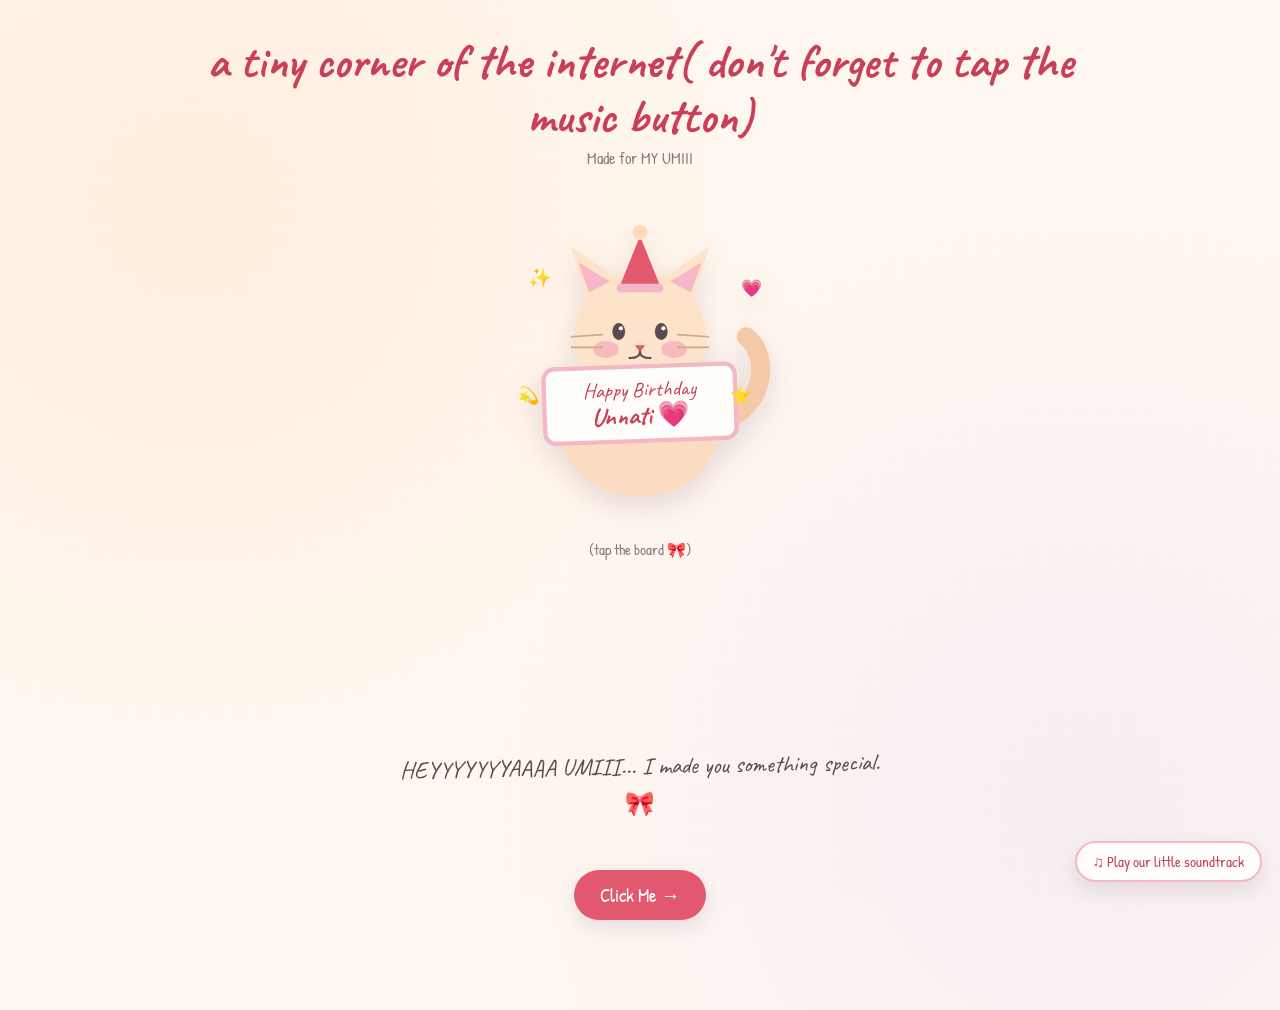
<file: Birthday/index.html>
<!DOCTYPE html>
<html lang="en">
<head>
<meta charset="UTF-8">
<meta name="viewport" content="width=device-width, initial-scale=1.0">
<title>Happy Birthday Unnati 💗</title>
<link rel="stylesheet" href="style.css">
</head>
<body>

<div class="bg-floaters" aria-hidden="true"></div>

<div class="page-wrap">

  <h1 class="site-title">a tiny corner of the internet( don't forget to tap the music button)</h1>
  <p class="site-subtitle">Made for MY UMIII</p>

  <div class="cat-stage">
    <div class="cat-scene">
      <!-- ================================
           CUTE CARTOON CAT HOLDING BOARD
           (pure SVG, no external image needed)
           ================================ -->
      <svg class="cat-svg" viewBox="0 0 320 320" xmlns="http://www.w3.org/2000/svg">
        <!-- tail -->
        <path d="M235 220 C 275 210, 285 160, 260 140" stroke="#f4c9a8" stroke-width="18" fill="none" stroke-linecap="round"/>

        <!-- body -->
        <ellipse cx="160" cy="235" rx="72" ry="55" fill="#fbdcc0"/>

        <!-- paws holding board -->
        <ellipse cx="108" cy="222" rx="16" ry="13" fill="#fbdcc0" stroke="#f4c9a8" stroke-width="2"/>
        <ellipse cx="212" cy="222" rx="16" ry="13" fill="#fbdcc0" stroke="#f4c9a8" stroke-width="2"/>

        <!-- head -->
        <circle cx="160" cy="140" r="62" fill="#fce3ca"/>

        <!-- board (in front of head, visible and easy to tap) -->
        <g id="birthday-board" tabindex="0" role="button" aria-label="Click the birthday board">
          <rect x="70" y="168" width="180" height="70" rx="10" fill="#fffdf9" stroke="#f3b8c6" stroke-width="4" transform="rotate(-2 160 203)"/>
          <text x="160" y="196" text-anchor="middle" font-family="Caveat, cursive" font-size="20" fill="#c93f57" transform="rotate(-2 160 203)">Happy Birthday</text>
          <text x="160" y="222" text-anchor="middle" font-family="Caveat, cursive" font-size="24" font-weight="700" fill="#c93f57" transform="rotate(-2 160 203)">Unnati 💗</text>
        </g>

        <!-- ears -->
        <path d="M110 105 L95 55 L145 90 Z" fill="#fce3ca"/>
        <path d="M210 105 L225 55 L175 90 Z" fill="#fce3ca"/>
        <path d="M112 98 L102 70 L132 88 Z" fill="#f6b8c6"/>
        <path d="M208 98 L218 70 L188 88 Z" fill="#f6b8c6"/>

        <!-- birthday hat -->
        <polygon points="160,45 140,95 180,95" fill="#e2586f"/>
        <circle cx="160" cy="42" r="7" fill="#ffd9b8"/>
        <rect x="138" y="90" width="44" height="8" rx="4" fill="#f3b8c6"/>

        <!-- blush -->
        <ellipse cx="128" cy="152" rx="12" ry="8" fill="#f6a7bb" opacity="0.7"/>
        <ellipse cx="192" cy="152" rx="12" ry="8" fill="#f6a7bb" opacity="0.7"/>

        <!-- eyes -->
        <ellipse cx="140" cy="135" rx="6" ry="8" fill="#5b4b4f"/>
        <ellipse cx="180" cy="135" rx="6" ry="8" fill="#5b4b4f"/>
        <circle cx="142" cy="132" r="2" fill="#fff"/>
        <circle cx="182" cy="132" r="2" fill="#fff"/>

        <!-- nose + mouth -->
        <path d="M155 148 L165 148 L160 154 Z" fill="#e2586f"/>
        <path d="M160 154 Q160 160 150 160" stroke="#5b4b4f" stroke-width="2" fill="none" stroke-linecap="round"/>
        <path d="M160 154 Q160 160 170 160" stroke="#5b4b4f" stroke-width="2" fill="none" stroke-linecap="round"/>

        <!-- whiskers -->
        <line x1="95" y1="140" x2="125" y2="138" stroke="#c9a98f" stroke-width="1.5"/>
        <line x1="95" y1="150" x2="125" y2="150" stroke="#c9a98f" stroke-width="1.5"/>
        <line x1="225" y1="140" x2="195" y2="138" stroke="#c9a98f" stroke-width="1.5"/>
        <line x1="225" y1="150" x2="195" y2="150" stroke="#c9a98f" stroke-width="1.5"/>

        <!-- sparkles around -->
        <text x="55" y="90" font-size="18">✨</text>
        <text x="255" y="100" font-size="16">💗</text>
        <text x="245" y="200" font-size="16">⭐</text>
        <text x="45" y="200" font-size="16">💫</text>
      </svg>
    </div>

    <p class="board-hint">(tap the board 🎀)</p>

    <div id="reveal-message" class="reveal-message">
      Someone very close to my heart was born today... YOU!!!!!, and I'm really lucky You exist. 💗
    </div>
  </div>

  <p class="hand-note">HEYYYYYYYAAAA UMIII... I made you something special. 🎀</p>

  <div class="nav-forward">
    <a href="memories.html" class="cute-btn">Click Me →</a>
  </div>

</div>

<button id="music-btn" class="music-toggle">♫ Play Music</button>
<audio id="bg-audio" loop>
  <source src="audio/birthday-song.mp3.mp3" type="audio/mpeg">
</audio>

<script src="script.js"></script>
</body>
</html>
</file>
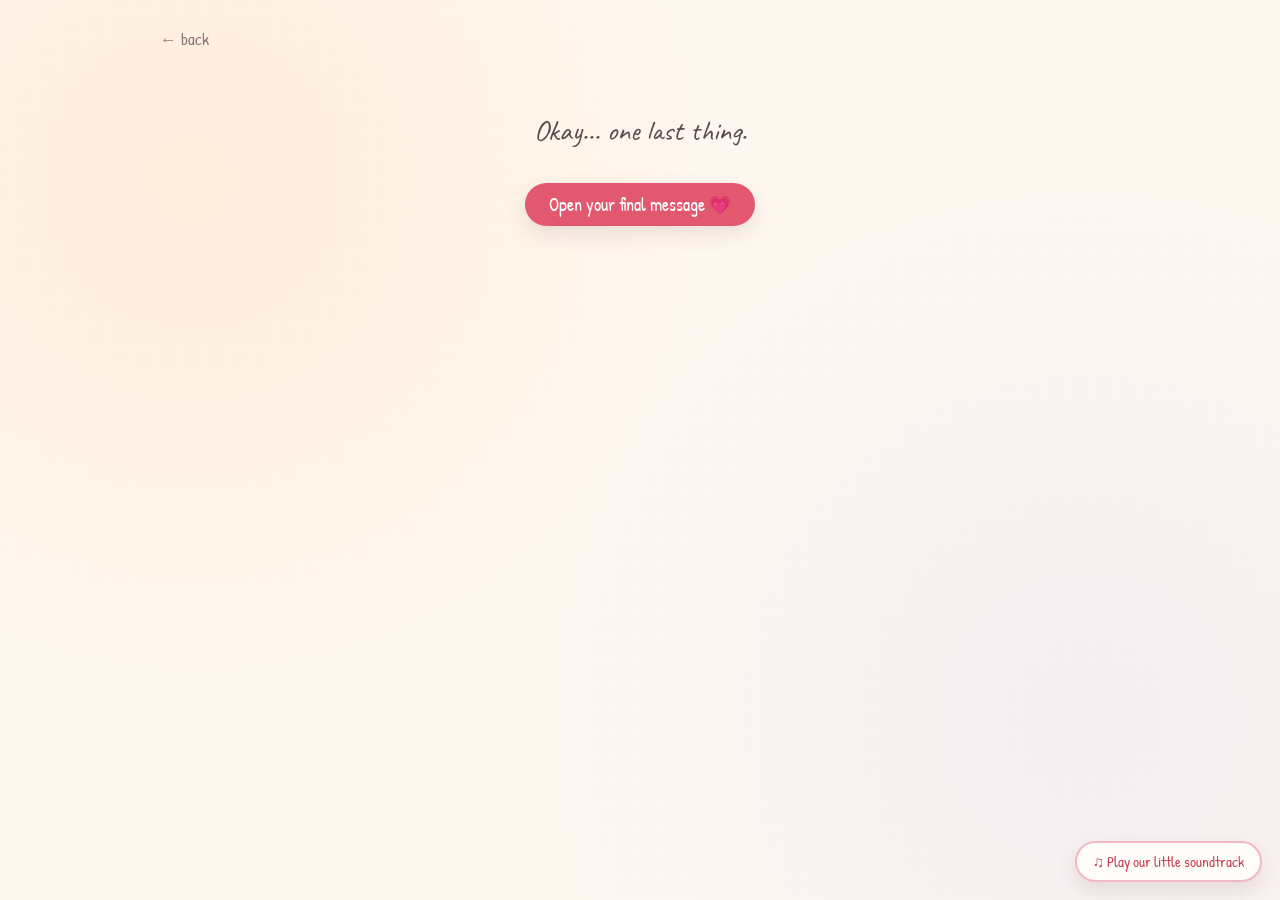
<file: Birthday/final.html>
<!DOCTYPE html>
<html lang="en">
<head>
<meta charset="UTF-8">
<meta name="viewport" content="width=device-width, initial-scale=1.0">
<title>Happy Birthday, Unnati ❤️</title>
<link rel="stylesheet" href="style.css">
</head>
<body>

<div class="bg-floaters" aria-hidden="true"></div>

<div class="page-wrap">

  <a href="letters.html" class="back-link">← back</a>

  <div class="final-stage" id="final-stage">

    <div id="final-pre">
      <p class="final-pretext">Okay... one last thing.</p>
      <button class="game-action-btn" id="open-final">Open your final message 💗</button>
    </div>

    <h1 class="final-heading" id="final-heading">Happy Birthday, Unnati ❤️</h1>
    <p class="thank-you" id="thank-you">Thank you for being you.</p>

    <!-- =========================
         PERSONAL MESSAGE — REPLACE THIS
         Edit data-fulltext with your own birthday message.
         It will be typed out on screen automatically.
    ========================= -->
    <p class="typed-message" id="typed-message" data-fulltext="Unnati, I hope this tiny website made you smile and made your day better. You deserve all the happiness in the world baby, Keep smiling and shining! 🎀"></p>

    <p class="made-with-love" id="made-with-love">Made with way too much love for you. 🎀</p>

  </div>

</div>

<button id="music-btn" class="music-toggle">♫ Play our little soundtrack</button>
<audio id="bg-audio" loop>
  <source src="audio/birthday-song.mp3.mp3" type="audio/mpeg">
</audio>

<script src="script.js"></script>
</body>
</html>
</file>
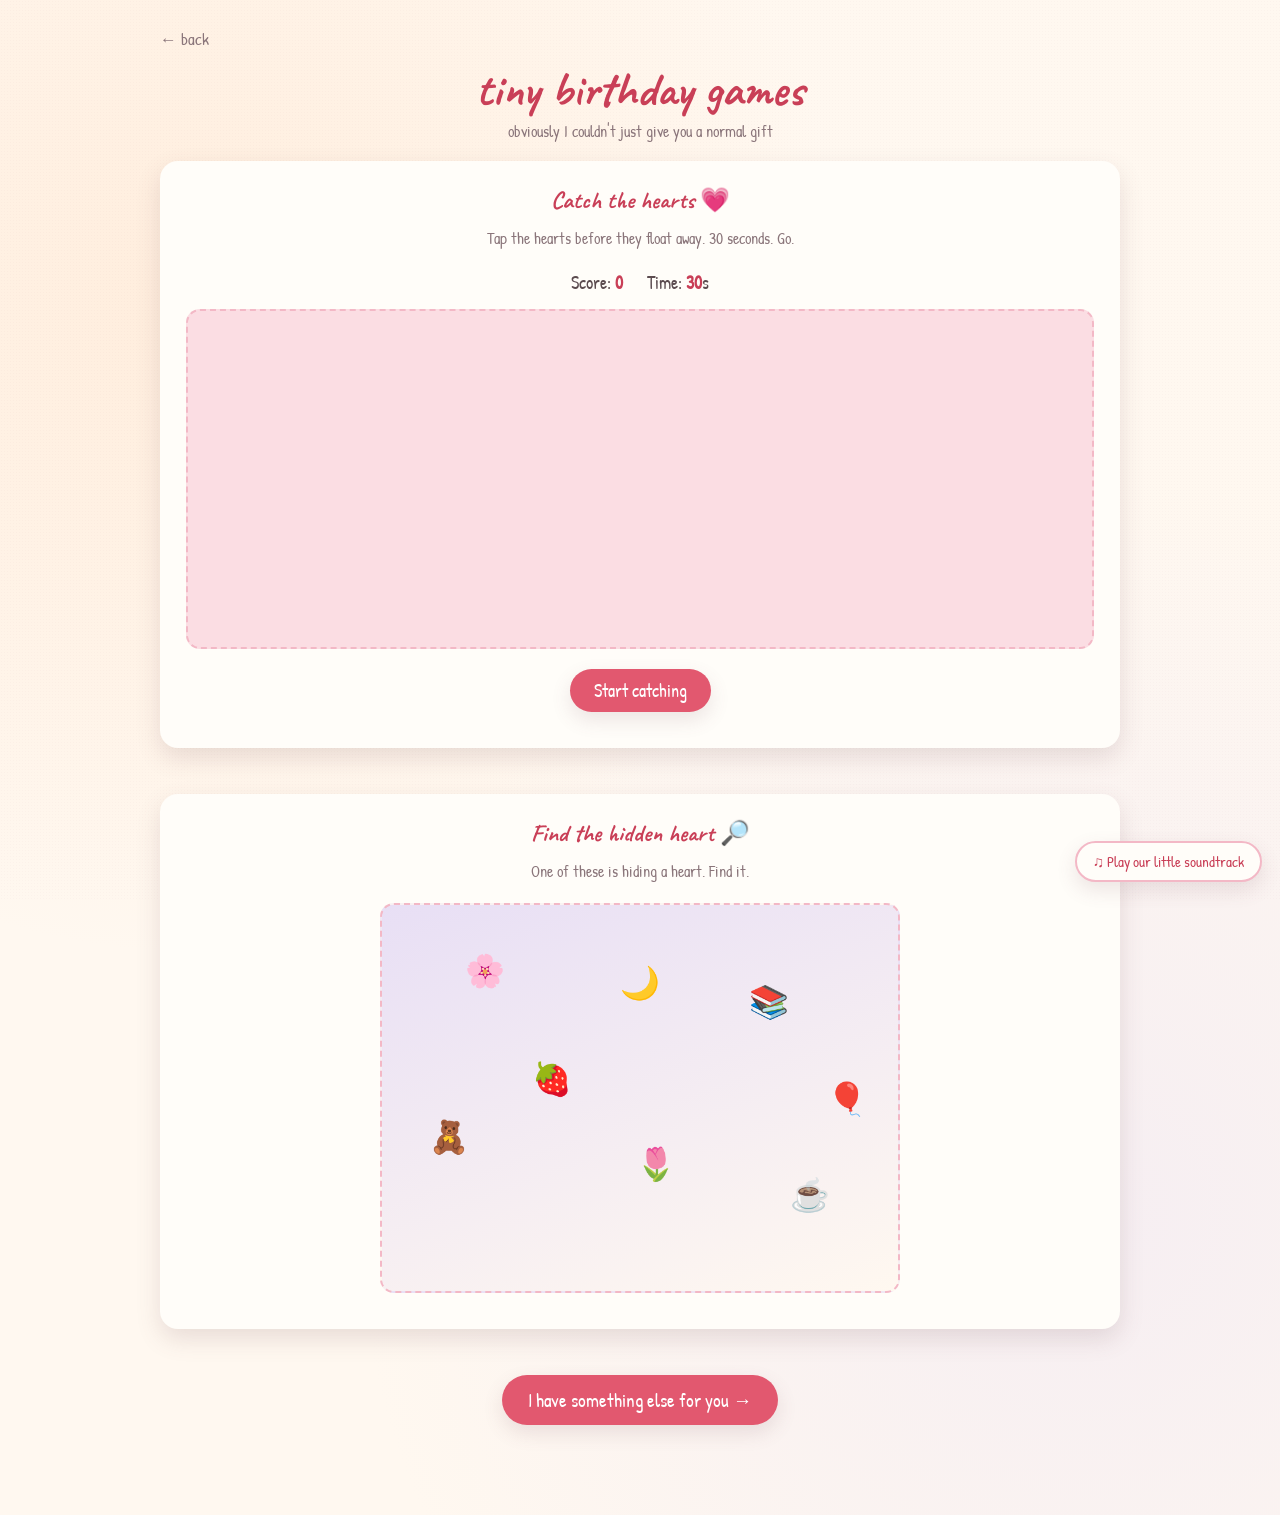
<file: Birthday/games.html>
<!DOCTYPE html>
<html lang="en">
<head>
<meta charset="UTF-8">
<meta name="viewport" content="width=device-width, initial-scale=1.0">
<title>Tiny Birthday Games 🎀</title>
<link rel="stylesheet" href="style.css">
</head>
<body>

<div class="bg-floaters" aria-hidden="true"></div>

<div class="page-wrap">

  <a href="memories.html" class="back-link">← back</a>
  <h1 class="site-title">tiny birthday games</h1>
  <p class="site-subtitle">obviously I couldn't just give you a normal gift</p>

  <!-- ================================================
       GAME 1 — Catch the Hearts
       ================================================ -->
  <div class="game-card">
    <h2>Catch the hearts 💗</h2>
    <p class="game-sub">Tap the hearts before they float away. 30 seconds. Go.</p>

    <div class="game-hud">
      <div>Score: <span id="hearts-score">0</span></div>
      <div>Time: <span id="hearts-time">30</span>s</div>
    </div>

    <div class="heart-field" id="heart-field"></div>

    <br>
    <button class="game-start-btn" id="hearts-start">Start catching</button>
    <p class="result-text" id="hearts-result"></p>
  </div>

  <!-- ================================================
       GAME 2 — Find the Hidden Heart
       ================================================ -->
  <div class="game-card">
    <h2>Find the hidden heart 🔎</h2>
    <p class="game-sub">One of these is hiding a heart. Find it.</p>

    <div class="hidden-scene" id="hidden-scene">
      <!-- Objects scattered around the scene. One is data-correct="true" -->
      <button class="scene-object" style="top:12%; left:15%;" data-correct="false">🌸</button>
      <button class="scene-object" style="top:20%; left:70%;" data-correct="false">📚</button>
      <button class="scene-object" style="top:55%; left:8%;" data-correct="false">🧸</button>
      <button class="scene-object correct" style="top:62%; left:48%;" data-correct="true">🌷</button>
      <button class="scene-object" style="top:15%; left:45%;" data-correct="false">🌙</button>
      <button class="scene-object" style="top:70%; left:78%;" data-correct="false">☕</button>
      <button class="scene-object" style="top:40%; left:28%;" data-correct="false">🍓</button>
      <button class="scene-object" style="top:45%; left:85%;" data-correct="false">🎈</button>
    </div>

    <p class="result-text" id="hidden-result"></p>
  </div>

  <!-- ================================================
       GAME 3 — Birthday Memory Quiz
       ================================================ -->
  

  <div class="nav-forward">
    <a href="letters.html" class="cute-btn">I have something else for you →</a>
  </div>

</div>

<button id="music-btn" class="music-toggle">♫ Play our little soundtrack</button>
<audio id="bg-audio" loop>
  <source src="audio/birthday-song.mp3.mp3" type="audio/mpeg">
</audio>

<script src="script.js"></script>
</body>
</html>
</file>
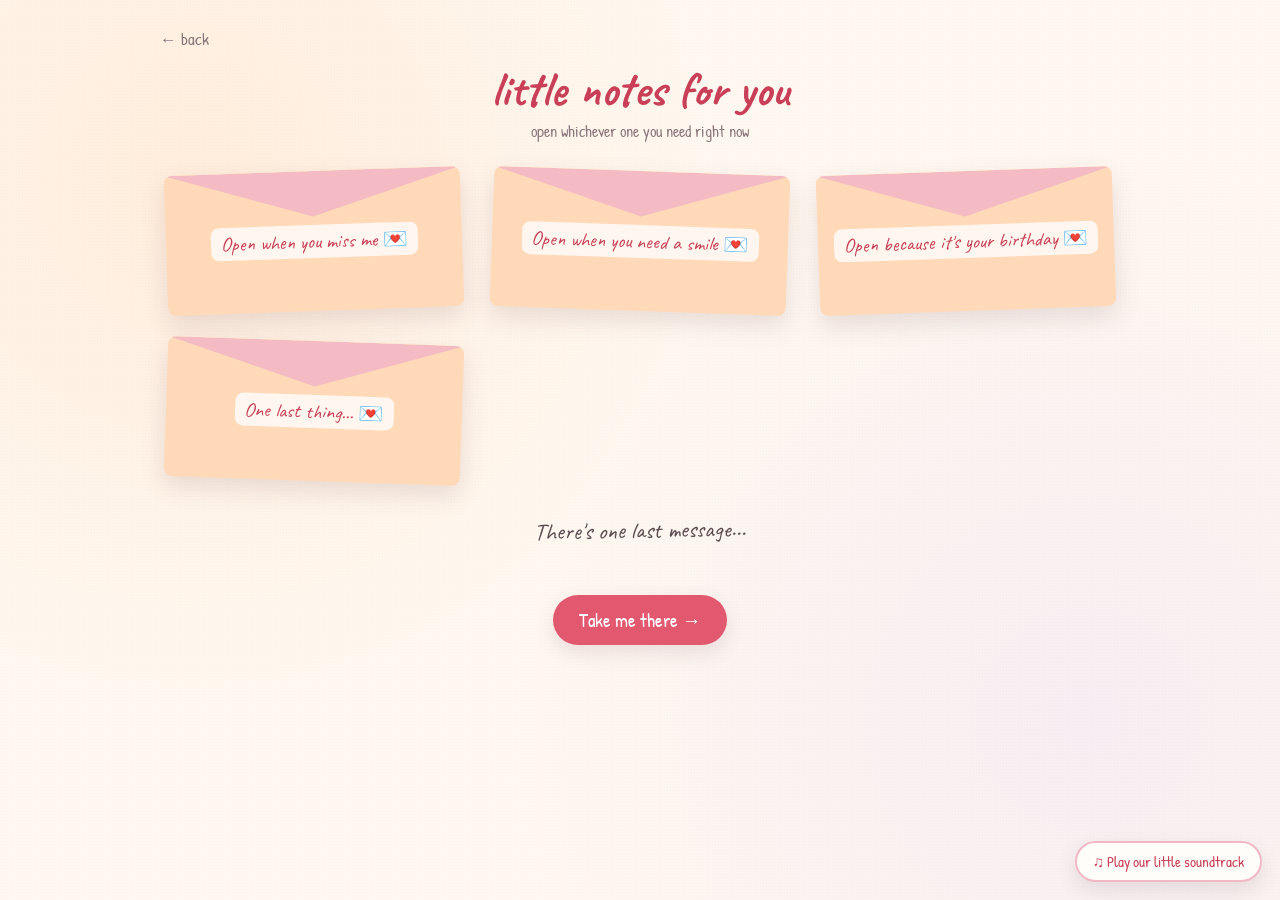
<file: Birthday/letters.html>
<!DOCTYPE html>
<html lang="en">
<head>
<meta charset="UTF-8">
<meta name="viewport" content="width=device-width, initial-scale=1.0">
<title>Little Notes 💌</title>
<link rel="stylesheet" href="style.css">
</head>
<body>

<div class="bg-floaters" aria-hidden="true"></div>

<div class="page-wrap">

  <a href="games.html" class="back-link">← back</a>
  <h1 class="site-title">little notes for you</h1>
  <p class="site-subtitle">open whichever one you need right now</p>

  <!-- =========================
       EDIT LETTERS HERE
       Duplicate an .envelope block. Edit the label and the data-message text.
  ========================= -->
  <div class="envelope-grid">

    <div class="envelope" data-message="I know we're very far apart right now and it can be hard sometimes, but I want you to know that I'm always thinking of you even I miss you, and I can't wait until we get together again">
      <span class="env-label">Open when you miss me 💌</span>
    </div>

    <div class="envelope" data-message="Just remember me twerking and my &quot;lachili&quot; kamar and you'll be smiling in no time mwah 😘">
      <span class="env-label">Open when you need a smile 💌</span>
    </div>

    <div class="envelope" data-message="I hope ki zyada calls nahi aaye and your day is going well, I wanted to be there with you celebrating your birthday but thats a thing for the future ig, abhi aaj enjoy your day to the fullest!!!">
      <span class="env-label">Open because it's your birthday 💌</span>
    </div>

    <div class="envelope" data-message="One last thing before you go to the final page: thank you for letting me love you, thank you for loving me, thank you for being you, and thank you for being mine, thank you for being my support pillar and lastly thank you for being my everything">
      <span class="env-label">One last thing... 💌</span>
    </div>

  </div>

  <!-- note modal (shared) -->
  <div class="note-modal" id="note-modal">
    <div class="note-paper">
      <button class="note-close" aria-label="Close">✕</button>
      <p class="note-text"></p>
    </div>
  </div>

  <p class="hand-note">There's one last message...</p>

  <div class="nav-forward">
    <a href="final.html" class="cute-btn">Take me there →</a>
  </div>

</div>

<button id="music-btn" class="music-toggle">♫ Play our little soundtrack</button>
<audio id="bg-audio" loop>
  <source src="audio/birthday-song.mp3.mp3" type="audio/mpeg">
</audio>

<script src="script.js"></script>
</body>
</html>
</file>
<file: Birthday/style.css>
/* =========================================================
   Unnati's Birthday Website — style.css
   A handmade digital scrapbook. Built with love, not a template.
   ========================================================= */

@import url('https://fonts.googleapis.com/css2?family=Caveat:wght@500;600;700&family=Patrick+Hand&family=Quicksand:wght@400;500;600;700&display=swap');

:root{
  --cream: #fff8f0;
  --paper: #fffdf9;
  --blush: #fbdde3;
  --blush-deep: #f3b8c6;
  --peach: #ffd9b8;
  --lavender: #e8dff5;
  --red: #e2586f;
  --red-deep: #c93f57;
  --ink: #5b4b4f;
  --ink-soft: #8a757a;
  --tape: rgba(255, 244, 200, 0.75);

  --font-hand: 'Caveat', cursive;
  --font-hand-2: 'Patrick Hand', cursive;
  --font-body: 'Quicksand', sans-serif;

  --shadow-soft: 0 8px 20px rgba(120, 80, 90, 0.14);
  --shadow-card: 0 10px 24px rgba(120, 80, 90, 0.16);
  --radius-card: 14px;
}

*{ box-sizing: border-box; }

html{
  scroll-behavior: smooth;
}

body{
  margin: 0;
  min-height: 100vh;
  font-family: var(--font-body);
  color: var(--ink);
  background:
    radial-gradient(circle at 15% 20%, rgba(255,217,184,0.35), transparent 40%),
    radial-gradient(circle at 85% 80%, rgba(232,223,245,0.4), transparent 45%),
    var(--cream);
  overflow-x: hidden;
  position: relative;
}

/* subtle paper grain */
body::before{
  content: "";
  position: fixed;
  inset: 0;
  pointer-events: none;
  z-index: 0;
  opacity: 0.5;
  background-image:
    radial-gradient(rgba(150,110,120,0.05) 1px, transparent 1px);
  background-size: 3px 3px;
}

.page-wrap{
  position: relative;
  z-index: 1;
  max-width: 1000px;
  margin: 0 auto;
  padding: 28px 20px 80px;
}

a{ color: inherit; }

h1, h2, h3{
  font-family: var(--font-hand);
  font-weight: 700;
  color: var(--red-deep);
  line-height: 1.15;
}

p{ line-height: 1.6; }

/* ---------- floating background hearts ---------- */
.bg-floaters{
  position: fixed;
  inset: 0;
  overflow: hidden;
  pointer-events: none;
  z-index: 0;
}
.bg-floaters span{
  position: absolute;
  bottom: -10%;
  font-size: 1.4rem;
  opacity: 0.55;
  animation: floatUp linear infinite;
  pointer-events: auto;
  cursor: pointer;
  user-select: none;
}
@keyframes floatUp{
  0%   { transform: translateY(0) translateX(0) rotate(0deg); opacity: 0; }
  10%  { opacity: 0.6; }
  90%  { opacity: 0.5; }
  100% { transform: translateY(-115vh) translateX(20px) rotate(25deg); opacity: 0; }
}
.pop-fade{
  animation: popFade 0.5s ease forwards !important;
}
@keyframes popFade{
  0%{ transform: scale(1); opacity: 1; }
  60%{ transform: scale(1.6); opacity: 0.7; }
  100%{ transform: scale(0.2); opacity: 0; }
}

/* ---------- little handwritten note ---------- */
.hand-note{
  font-family: var(--font-hand);
  font-size: 1.5rem;
  color: var(--ink);
  text-align: center;
  max-width: 480px;
  margin: 10px auto 26px;
  transform: rotate(-1deg);
}

/* ---------- cute contextual nav buttons ---------- */
.cute-btn{
  display: inline-flex;
  align-items: center;
  gap: 8px;
  font-family: var(--font-hand-2);
  font-size: 1.2rem;
  color: #fff;
  background: var(--red);
  border: none;
  padding: 12px 26px;
  border-radius: 999px;
  cursor: pointer;
  text-decoration: none;
  box-shadow: var(--shadow-soft);
  transition: transform 0.2s ease, box-shadow 0.2s ease, background 0.2s ease;
}
.cute-btn:hover{
  transform: translateY(-3px) scale(1.04) rotate(-1deg);
  background: var(--red-deep);
  box-shadow: 0 12px 22px rgba(120,80,90,0.22);
}
.cute-btn:active{ transform: translateY(0) scale(0.98); }

.nav-forward{
  display: flex;
  justify-content: center;
  margin: 46px 0 10px;
}

.back-link{
  display: inline-flex;
  align-items: center;
  gap: 6px;
  font-family: var(--font-hand-2);
  font-size: 1.05rem;
  color: var(--ink-soft);
  text-decoration: none;
  margin-bottom: 6px;
  transition: color 0.2s ease, transform 0.2s ease;
}
.back-link:hover{ color: var(--red-deep); transform: translateX(-3px); }

/* ---------- headers ---------- */
.site-title{
  text-align: center;
  font-size: clamp(2rem, 6vw, 3rem);
  margin: 6px 0 2px;
}
.site-subtitle{
  text-align: center;
  font-family: var(--font-hand-2);
  color: var(--ink-soft);
  margin-top: 0;
}

/* ---------- washi tape decoration ---------- */
.tape{
  position: absolute;
  width: 70px;
  height: 24px;
  background: var(--tape);
  border: 1px solid rgba(255,255,255,0.6);
  box-shadow: 0 2px 4px rgba(0,0,0,0.06);
  opacity: 0.9;
}
.tape.pink{ background: rgba(243,184,198,0.6); }
.tape.lav{ background: rgba(232,223,245,0.7); }

/* ============================================================
   HOMEPAGE — cat, board, celebration
   ============================================================ */
.cat-stage{
  position: relative;
  display: flex;
  flex-direction: column;
  align-items: center;
  margin-top: 10px;
}

.cat-scene{
  position: relative;
  width: min(340px, 80vw);
}

.cat-svg{
  width: 100%;
  height: auto;
  filter: drop-shadow(0 10px 14px rgba(120,80,90,0.18));
}

#birthday-board{ cursor: pointer; }
#birthday-board.board-bounce{
  animation: boardBounce 0.5s ease;
  transform-box: fill-box;
  transform-origin: center;
}
@keyframes boardBounce{
  0%{ transform: scale(1) rotate(0deg); }
  35%{ transform: scale(1.06) rotate(-2deg); }
  70%{ transform: scale(0.98) rotate(1deg); }
  100%{ transform: scale(1) rotate(0deg); }
}

.board-hint{
  text-align: center;
  font-family: var(--font-hand-2);
  color: var(--ink-soft);
  font-size: 0.95rem;
  margin-top: 6px;
  animation: pulseHint 2s ease-in-out infinite;
}
@keyframes pulseHint{
  0%,100%{ opacity: 0.6; }
  50%{ opacity: 1; }
}

.reveal-message{
  max-width: 460px;
  margin: 22px auto 0;
  text-align: center;
  font-family: var(--font-hand);
  font-size: 1.7rem;
  color: var(--red-deep);
  background: var(--paper);
  border-radius: var(--radius-card);
  padding: 18px 26px;
  box-shadow: var(--shadow-card);
  opacity: 0;
  transform: translateY(14px) scale(0.97);
  transition: opacity 0.7s ease, transform 0.7s ease;
  transform-origin: top center;
}
.reveal-message.show{
  opacity: 1;
  transform: translateY(0) scale(1);
}

/* confetti / popper canvas layer */
#fx-layer{
  position: fixed;
  inset: 0;
  pointer-events: none;
  z-index: 50;
  overflow: hidden;
}
.fx-piece{
  position: absolute;
  will-change: transform, opacity;
}

/* ============================================================
   MEMORIES PAGE
   ============================================================ */
.section-heading{
  text-align: center;
  font-size: clamp(1.6rem, 4vw, 2.2rem);
  margin: 56px 0 24px;
}
.section-heading:first-of-type{ margin-top: 10px; }

.scrapbook-grid{
  display: grid;
  grid-template-columns: repeat(auto-fit, minmax(190px, 1fr));
  gap: 26px 20px;
  padding: 10px 6px;
}

.polaroid{
  background: var(--paper);
  padding: 12px 12px 34px;
  border-radius: 4px;
  box-shadow: var(--shadow-card);
  cursor: pointer;
  position: relative;
  transition: transform 0.25s ease, box-shadow 0.25s ease;
}
.polaroid:nth-child(1){ transform: rotate(-4deg); }
.polaroid:nth-child(2){ transform: rotate(3deg); }
.polaroid:nth-child(3){ transform: rotate(-2deg); }
.polaroid:nth-child(4){ transform: rotate(4deg); }
.polaroid:nth-child(5){ transform: rotate(-3deg); }
.polaroid:hover{
  transform: scale(1.05) rotate(0deg) translateY(-4px);
  box-shadow: 0 16px 30px rgba(120,80,90,0.24);
  z-index: 2;
}
.polaroid img{
  width: 100%;
  aspect-ratio: 1/1;
  object-fit: cover;
  border-radius: 2px;
  background: var(--blush);
  display: block;
}
.polaroid .cap{
  font-family: var(--font-hand);
  font-size: 1.25rem;
  text-align: center;
  color: var(--ink);
  margin-top: 10px;
}
.polaroid .sticker{
  position: absolute;
  top: -12px;
  right: 10px;
  font-size: 1.4rem;
  transform: rotate(12deg);
}
.polaroid .tape-piece{
  position: absolute;
  top: -10px;
  left: 50%;
  transform: translateX(-50%) rotate(-3deg);
  width: 56px;
  height: 20px;
  background: var(--tape);
  border: 1px solid rgba(255,255,255,0.5);
}

/* lightbox */
.lightbox{
  position: fixed;
  inset: 0;
  background: rgba(60,40,45,0.55);
  display: flex;
  align-items: center;
  justify-content: center;
  z-index: 100;
  opacity: 0;
  pointer-events: none;
  transition: opacity 0.3s ease;
  padding: 20px;
}
.lightbox.open{ opacity: 1; pointer-events: auto; }
.lightbox-inner{
  background: var(--paper);
  padding: 16px;
  border-radius: 10px;
  max-width: min(560px, 92vw);
  transform: scale(0.85);
  transition: transform 0.3s ease;
  box-shadow: 0 20px 50px rgba(0,0,0,0.35);
  position: relative;
}
.lightbox.open .lightbox-inner{ transform: scale(1); }
.lightbox-inner img{
  width: 100%;
  border-radius: 4px;
  display: block;
}
.lightbox-close{
  position: absolute;
  top: -14px;
  right: -14px;
  width: 34px;
  height: 34px;
  border-radius: 50%;
  background: var(--red);
  color: #fff;
  border: 2px solid #fff;
  font-size: 1.1rem;
  cursor: pointer;
  box-shadow: var(--shadow-soft);
}
.lightbox-cap{
  font-family: var(--font-hand);
  font-size: 1.3rem;
  text-align: center;
  margin-top: 8px;
  color: var(--ink);
}

/* flip cards */
.flip-grid{
  display: grid;
  grid-template-columns: repeat(auto-fit, minmax(200px, 1fr));
  gap: 22px;
  padding: 6px;
}
.flip-card{
  perspective: 1200px;
  height: 230px;
}
.flip-inner{
  position: relative;
  width: 100%;
  height: 100%;
  transition: transform 0.7s cubic-bezier(.4,.2,.2,1);
  transform-style: preserve-3d;
}
.flip-card.flipped .flip-inner{ transform: rotateY(180deg); }
.flip-front, .flip-back{
  position: absolute;
  inset: 0;
  backface-visibility: hidden;
  border-radius: var(--radius-card);
  display: flex;
  flex-direction: column;
  align-items: center;
  justify-content: center;
  text-align: center;
  padding: 18px;
  box-shadow: var(--shadow-card);
  cursor: pointer;
}
.flip-front{
  background: var(--blush);
}
.flip-front .flip-title{
  font-family: var(--font-hand);
  font-size: 1.5rem;
  color: var(--red-deep);
}
.flip-front .flip-hint{
  font-family: var(--font-hand-2);
  color: var(--ink-soft);
  font-size: 0.95rem;
  margin-top: 8px;
}
.flip-back{
  background: var(--lavender);
  transform: rotateY(180deg);
  font-family: var(--font-hand);
  font-size: 1.3rem;
  color: var(--ink);
}

/* videos */
.video-grid{
  display: grid;
  grid-template-columns: repeat(auto-fit, minmax(260px, 1fr));
  gap: 26px;
  padding: 6px;
}
.video-frame{
  background: var(--paper);
  border-radius: var(--radius-card);
  padding: 14px 14px 18px;
  box-shadow: var(--shadow-card);
  position: relative;
}
.video-frame:nth-child(odd){ transform: rotate(-1.5deg); }
.video-frame:nth-child(even){ transform: rotate(1.5deg); }
.video-frame video{
  width: 100%;
  border-radius: 8px;
  display: block;
  background: #000;
}
.video-frame .cap{
  font-family: var(--font-hand);
  font-size: 1.2rem;
  text-align: center;
  margin-top: 8px;
}
.video-frame .sticker{
  position: absolute;
  top: -10px;
  left: -8px;
  font-size: 1.3rem;
  transform: rotate(-10deg);
}

/* timeline */
.timeline{
  position: relative;
  max-width: 640px;
  margin: 20px auto 0;
  padding-left: 26px;
  border-left: 3px dashed var(--blush-deep);
}
.timeline-item{
  position: relative;
  margin-bottom: 34px;
}
.timeline-item::before{
  content: "💗";
  position: absolute;
  left: -39px;
  top: -2px;
  font-size: 1.1rem;
  background: var(--cream);
}
.timeline-date{
  font-family: var(--font-hand-2);
  color: var(--red-deep);
  font-size: 0.95rem;
}
.timeline-title{
  font-family: var(--font-hand);
  font-size: 1.5rem;
  margin: 2px 0 4px;
}
.timeline-desc{ color: var(--ink-soft); }

/* special memory card */
.special-card{
  background: linear-gradient(135deg, var(--blush), var(--peach));
  border-radius: 20px;
  padding: 34px 24px;
  text-align: center;
  max-width: 560px;
  margin: 40px auto;
  box-shadow: var(--shadow-card);
  position: relative;
  transform: rotate(-1deg);
}
.special-card p{
  font-family: var(--font-hand);
  font-size: 1.7rem;
  color: var(--red-deep);
  margin: 0;
}
.special-card .mini-heart{
  position: absolute;
  font-size: 1.1rem;
  animation: twinkleHeart 2.4s ease-in-out infinite;
}

@keyframes twinkleHeart{
  0%,100%{ opacity: 0.4; transform: scale(0.9); }
  50%{ opacity: 1; transform: scale(1.15); }
}

/* ============================================================
   GAMES PAGE
   ============================================================ */
.game-card{
  background: var(--paper);
  border-radius: 18px;
  padding: 26px;
  box-shadow: var(--shadow-card);
  margin-bottom: 46px;
}
.game-card h2{ margin-top: 0; text-align: center; }
.game-sub{
  text-align: center;
  color: var(--ink-soft);
  font-family: var(--font-hand-2);
  margin-top: -8px;
  margin-bottom: 18px;
}

.game-hud{
  display: flex;
  justify-content: center;
  gap: 24px;
  font-family: var(--font-hand-2);
  font-size: 1.15rem;
  margin-bottom: 14px;
}
.game-hud span{ color: var(--red-deep); font-weight: 600; }

.heart-field{
  position: relative;
  width: 100%;
  height: 340px;
  background: var(--blush);
  border-radius: 14px;
  overflow: hidden;
  border: 2px dashed var(--blush-deep);
}
.flying-heart{
  position: absolute;
  font-size: 1.8rem;
  cursor: pointer;
  background: none;
  border: none;
  transition: transform 0.15s ease;
  animation: heartAppear 0.2s ease;
}
@keyframes heartAppear{
  from{ transform: scale(0); }
  to{ transform: scale(1); }
}

.game-center-msg{
  display: none;
  text-align: center;
  padding: 20px;
}
.game-center-msg.show{ display: block; }

.game-start-btn, .game-action-btn{
  display: block;
  margin: 0 auto;
  font-family: var(--font-hand-2);
  font-size: 1.1rem;
  background: var(--red);
  color: #fff;
  border: none;
  padding: 10px 24px;
  border-radius: 999px;
  cursor: pointer;
  box-shadow: var(--shadow-soft);
  transition: transform 0.2s ease, background 0.2s ease;
}
.game-start-btn:hover, .game-action-btn:hover{
  transform: translateY(-2px) scale(1.03);
  background: var(--red-deep);
}

.result-text{
  font-family: var(--font-hand);
  font-size: 1.5rem;
  color: var(--red-deep);
  text-align: center;
  max-width: 420px;
  margin: 10px auto;
}

/* hidden heart scene */
.hidden-scene{
  position: relative;
  width: 100%;
  max-width: 520px;
  margin: 0 auto;
  aspect-ratio: 4/3;
  background: linear-gradient(160deg, var(--lavender), var(--cream));
  border-radius: 14px;
  border: 2px dashed var(--blush-deep);
  overflow: hidden;
}
.scene-object{
  position: absolute;
  font-size: 2rem;
  background: none;
  border: none;
  cursor: pointer;
  transition: transform 0.15s ease;
}
.scene-object:hover{ transform: scale(1.15); }
.scene-object.correct.found{
  animation: foundPulse 0.6s ease;
}
@keyframes foundPulse{
  0%{ transform: scale(1); }
  50%{ transform: scale(1.6); }
  100%{ transform: scale(1.3); }
}

/* quiz */
.quiz-question{ display: none; }
.quiz-question.active{ display: block; }
.quiz-question p.q-text{
  font-family: var(--font-hand);
  font-size: 1.5rem;
  color: var(--ink);
  text-align: center;
  margin-bottom: 16px;
}
.quiz-options{
  display: flex;
  flex-direction: column;
  gap: 10px;
  max-width: 420px;
  margin: 0 auto;
}
.quiz-option{
  font-family: var(--font-body);
  font-size: 1rem;
  background: var(--blush);
  border: 2px solid transparent;
  border-radius: 12px;
  padding: 12px 16px;
  text-align: left;
  cursor: pointer;
  transition: transform 0.15s ease, background 0.2s ease, border 0.2s ease;
}
.quiz-option:hover{ transform: translateX(4px); background: var(--peach); }
.quiz-option.picked{ border-color: var(--red); background: var(--peach); }

/* ============================================================
   LETTERS PAGE
   ============================================================ */
.envelope-grid{
  display: grid;
  grid-template-columns: repeat(auto-fit, minmax(220px, 1fr));
  gap: 30px;
  padding: 10px 6px 20px;
}
.envelope{
  position: relative;
  background: var(--peach);
  border-radius: 8px;
  height: 140px;
  cursor: pointer;
  box-shadow: var(--shadow-card);
  display: flex;
  align-items: center;
  justify-content: center;
  text-align: center;
  padding: 14px;
  transition: transform 0.25s ease;
  overflow: hidden;
}
.envelope:nth-child(odd){ transform: rotate(-2deg); }
.envelope:nth-child(even){ transform: rotate(2deg); }
.envelope:hover{ transform: scale(1.04) rotate(0deg); }
.envelope::before{
  content: "";
  position: absolute;
  top: 0; left: 0; right: 0;
  height: 70px;
  background: var(--blush-deep);
  clip-path: polygon(0 0, 50% 65%, 100% 0);
  opacity: 0.9;
}
.envelope .env-label{
  position: relative;
  z-index: 2;
  font-family: var(--font-hand);
  font-size: 1.25rem;
  color: var(--red-deep);
  background: rgba(255,253,249,0.85);
  padding: 4px 10px;
  border-radius: 8px;
}

.note-modal{
  position: fixed;
  inset: 0;
  background: rgba(60,40,45,0.55);
  display: flex;
  align-items: center;
  justify-content: center;
  z-index: 100;
  opacity: 0;
  pointer-events: none;
  transition: opacity 0.3s ease;
  padding: 20px;
}
.note-modal.open{ opacity: 1; pointer-events: auto; }
.note-paper{
  background: var(--paper);
  max-width: 460px;
  width: 100%;
  padding: 34px 28px;
  border-radius: 6px;
  box-shadow: 0 20px 50px rgba(0,0,0,0.35);
  position: relative;
  transform: translateY(20px) rotate(-1deg);
  transition: transform 0.35s ease;
  font-family: var(--font-hand);
  font-size: 1.4rem;
  color: var(--ink);
  line-height: 1.5;
}
.note-modal.open .note-paper{ transform: translateY(0) rotate(0deg); }
.note-close{
  position: absolute;
  top: -14px;
  right: -14px;
  width: 34px;
  height: 34px;
  border-radius: 50%;
  background: var(--red);
  color: #fff;
  border: 2px solid #fff;
  font-size: 1.1rem;
  cursor: pointer;
  font-family: var(--font-body);
  box-shadow: var(--shadow-soft);
}

/* ============================================================
   FINAL PAGE
   ============================================================ */
.final-stage{
  text-align: center;
  min-height: 60vh;
  display: flex;
  flex-direction: column;
  align-items: center;
  justify-content: center;
  transition: background 1.2s ease;
  border-radius: 24px;
}
.final-stage.active-final{
  background: radial-gradient(circle at 50% 30%, rgba(255,217,184,0.4), transparent 60%);
}
.final-pretext{
  font-family: var(--font-hand);
  font-size: 1.8rem;
  color: var(--ink);
}
.final-heading{
  font-size: clamp(2.2rem, 7vw, 3.4rem);
  margin: 10px 0;
  opacity: 0;
  transform: translateY(10px);
  transition: opacity 1s ease, transform 1s ease;
}
.final-heading.show{ opacity: 1; transform: translateY(0); }
.thank-you{
  font-family: var(--font-hand-2);
  font-size: 1.3rem;
  color: var(--ink-soft);
  opacity: 0;
  transition: opacity 1s ease 0.3s;
}
.thank-you.show{ opacity: 1; }

.typed-message{
  max-width: 560px;
  margin: 26px auto;
  font-family: var(--font-hand);
  font-size: 1.5rem;
  color: var(--red-deep);
  min-height: 3em;
  white-space: pre-wrap;
}
.typed-cursor{
  display: inline-block;
  width: 2px;
  background: var(--red-deep);
  margin-left: 2px;
  animation: blink 0.8s steps(1) infinite;
}
@keyframes blink{ 50%{ opacity: 0; } }

.made-with-love{
  font-family: var(--font-hand-2);
  color: var(--ink-soft);
  font-size: 1.1rem;
  opacity: 0;
  transition: opacity 1s ease;
  margin-top: 20px;
}
.made-with-love.show{ opacity: 1; }

/* ---------- music button ---------- */
.music-toggle{
  position: fixed;
  bottom: 18px;
  right: 18px;
  z-index: 60;
  font-family: var(--font-hand-2);
  font-size: 0.95rem;
  background: var(--paper);
  color: var(--red-deep);
  border: 2px solid var(--blush-deep);
  padding: 8px 16px;
  border-radius: 999px;
  cursor: pointer;
  box-shadow: var(--shadow-soft);
  transition: transform 0.2s ease;
}
.music-toggle:hover{ transform: scale(1.05); }

/* ---------- responsive ---------- */
@media (max-width: 700px){
  .page-wrap{
    padding: 24px 18px calc(92px + env(safe-area-inset-bottom));
  }

  .site-title{
    font-size: clamp(2rem, 9vw, 2.7rem);
  }

  .site-subtitle{
    max-width: 34rem;
    margin-left: auto;
    margin-right: auto;
  }

  .section-heading{
    margin-top: 42px;
  }

  .scrapbook-grid,
  .flip-grid,
  .video-grid,
  .envelope-grid{
    gap: 20px 14px;
    padding-left: 0;
    padding-right: 0;
  }

  .game-card{
    padding: 22px 16px;
    margin-bottom: 32px;
  }

  .game-hud{
    gap: 18px;
    flex-wrap: wrap;
  }

  .heart-field{
    height: min(68vw, 320px);
    min-height: 240px;
  }

  .hidden-scene{
    width: 100%;
  }

  .scene-object,
  .flying-heart,
  .game-start-btn,
  .game-action-btn,
  .quiz-option{
    min-width: 44px;
    min-height: 44px;
  }

  .note-modal,
  .lightbox{
    padding: 16px;
  }

  .note-paper{
    padding: 30px 20px;
    font-size: 1.3rem;
  }

  .note-close,
  .lightbox-close{
    top: 8px;
    right: 8px;
    width: 44px;
    height: 44px;
  }

  .music-toggle{
    right: max(12px, env(safe-area-inset-right));
    bottom: max(12px, env(safe-area-inset-bottom));
    max-width: calc(100vw - 24px);
    min-height: 44px;
    padding: 8px 14px;
    font-size: 0.9rem;
  }

  .cute-btn{
    min-height: 48px;
    justify-content: center;
    text-align: center;
    padding-left: 20px;
    padding-right: 20px;
  }

  .nav-forward{
    margin-top: 34px;
  }
}

@media (max-width: 560px){
  .page-wrap{ padding: 20px 14px 70px; }
  .flip-card{ height: 200px; }
  .envelope{ height: 120px; }
  .heart-field{ height: 280px; }

  .page-wrap{
    padding-bottom: calc(92px + env(safe-area-inset-bottom));
  }

  .reveal-message,
  .special-card{
    padding-left: 18px;
    padding-right: 18px;
  }

  .final-pretext,
  .typed-message{
    font-size: 1.35rem;
  }
}

/* prefers-reduced-motion */
@media (prefers-reduced-motion: reduce){
  *{
    animation-duration: 0.01ms !important;
    animation-iteration-count: 1 !important;
    transition-duration: 0.01ms !important;
  }
}
</file>
